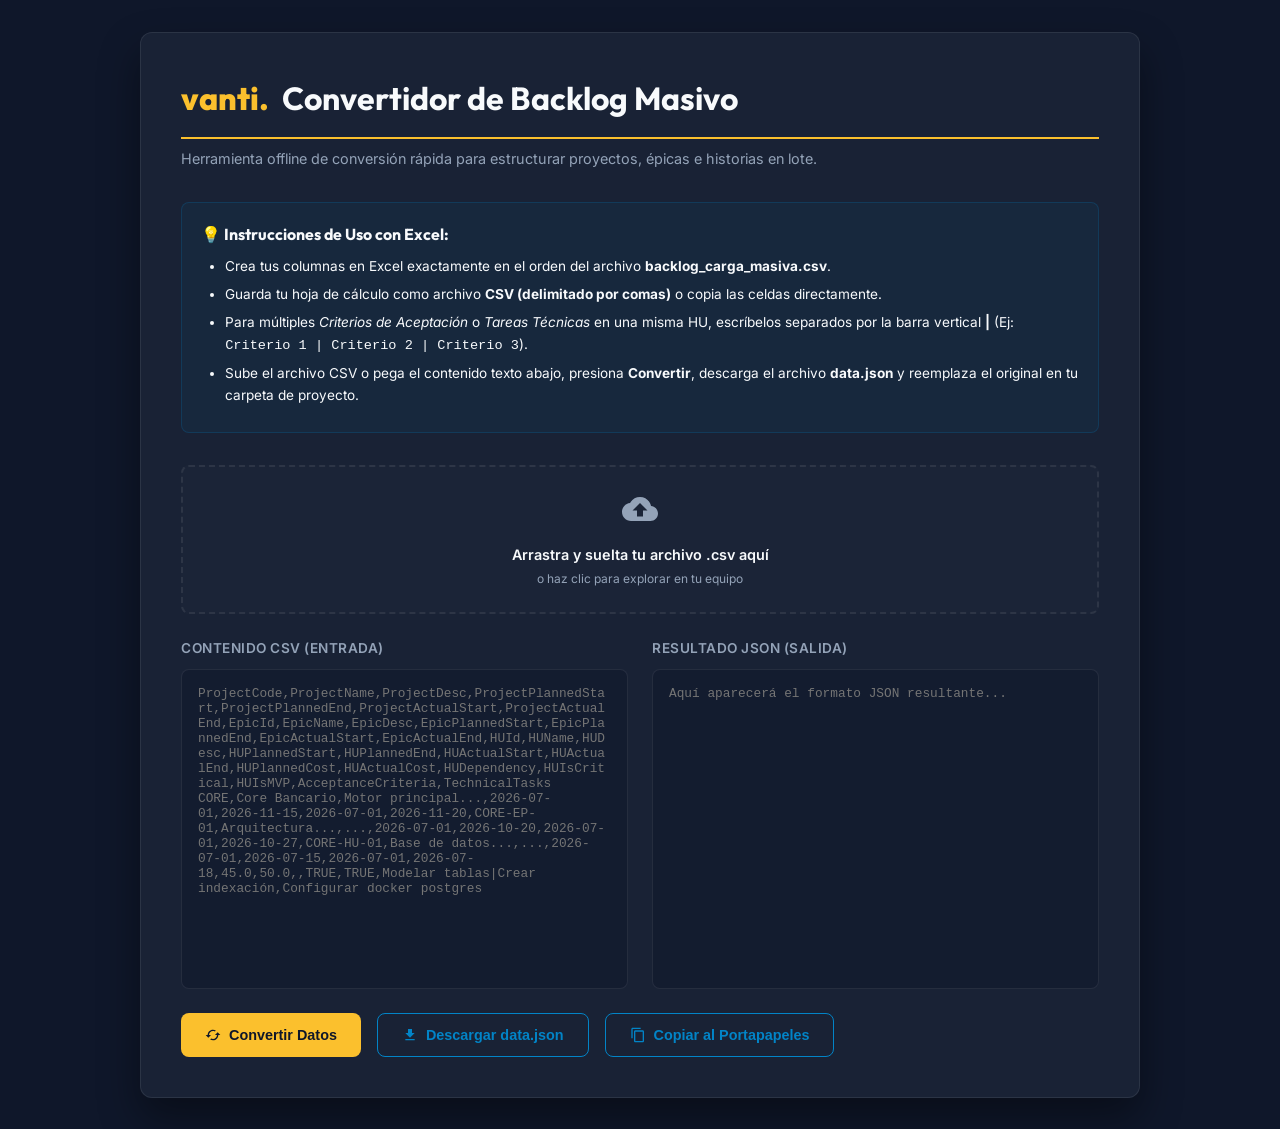
<file: convertidor_masivo.html>
<!DOCTYPE html>
<html lang="es">
<head>
    <meta charset="UTF-8">
    <meta name="viewport" content="width=device-width, initial-scale=1.0">
    <title>Vanti - Convertidor de Backlog Masivo (CSV -> JSON)</title>
    <!-- Google Fonts -->
    <link rel="preconnect" href="https://fonts.googleapis.com">
    <link rel="preconnect" href="https://fonts.gstatic.com" crossorigin>
    <link href="https://fonts.googleapis.com/css2?family=Inter:wght@300;400;500;600;700&family=Outfit:wght@400;500;600;700;800&display=swap" rel="stylesheet">
    <style>
        :root {
            --bg-primary: #0f172a;
            --bg-secondary: #1e293b;
            --bg-tertiary: #334155;
            --vanti-yellow: #fbc02d;
            --vanti-yellow-hover: #f9a825;
            --vanti-blue: #0284c7;
            --text-main: #f8fafc;
            --text-muted: #94a3b8;
            --color-success: #10b981;
            --color-danger: #ef4444;
            --border-radius: 12px;
            --glass-bg: rgba(30, 41, 59, 0.7);
            --glass-border: rgba(255, 255, 255, 0.08);
            --transition-speed: 0.3s;
        }

        * {
            margin: 0;
            padding: 0;
            box-sizing: border-box;
        }

        body {
            font-family: 'Inter', sans-serif;
            background-color: var(--bg-primary);
            color: var(--text-main);
            line-height: 1.6;
            padding: 2rem;
            display: flex;
            justify-content: center;
            align-items: center;
            min-height: 100vh;
        }

        .container {
            width: 100%;
            max-width: 1000px;
            background: var(--glass-bg);
            border: 1px solid var(--glass-border);
            border-radius: var(--border-radius);
            padding: 2.5rem;
            backdrop-filter: blur(12px);
            box-shadow: 0 20px 40px rgba(0,0,0,0.4);
        }

        h1, h2, h3 {
            font-family: 'Outfit', sans-serif;
            color: var(--text-main);
            margin-bottom: 0.5rem;
        }

        h1 {
            font-size: 2rem;
            border-bottom: 2px solid var(--vanti-yellow);
            padding-bottom: 0.8rem;
            display: flex;
            align-items: center;
            gap: 0.8rem;
        }

        .vanti-logo {
            font-weight: 800;
            color: var(--vanti-yellow);
        }

        .subtitle {
            color: var(--text-muted);
            font-size: 0.9rem;
            margin-bottom: 2rem;
        }

        .guide-box {
            background: rgba(2, 132, 199, 0.06);
            border: 1px solid rgba(2, 132, 199, 0.2);
            border-radius: 8px;
            padding: 1.2rem;
            margin-bottom: 2rem;
            font-size: 0.85rem;
        }

        .guide-box ul {
            margin-left: 1.5rem;
            margin-top: 0.5rem;
        }

        .guide-box li {
            margin-bottom: 0.4rem;
        }

        .grid-columns {
            display: grid;
            grid-template-columns: 1fr 1fr;
            gap: 1.5rem;
            margin-bottom: 1.5rem;
        }

        @media (max-width: 768px) {
            .grid-columns {
                grid-template-columns: 1fr;
            }
        }

        .col {
            display: flex;
            flex-direction: column;
            gap: 0.6rem;
        }

        label {
            font-weight: 600;
            font-size: 0.85rem;
            color: var(--text-muted);
            text-transform: uppercase;
            letter-spacing: 0.5px;
        }

        textarea {
            background: rgba(15, 23, 42, 0.5);
            border: 1px solid var(--glass-border);
            border-radius: 8px;
            color: var(--text-main);
            font-family: 'Courier New', Courier, monospace;
            font-size: 0.8rem;
            padding: 1rem;
            height: 320px;
            resize: none;
            outline: none;
            transition: border-color var(--transition-speed);
        }

        textarea:focus {
            border-color: var(--vanti-blue);
        }

        .file-drop-zone {
            border: 2px dashed var(--glass-border);
            border-radius: 8px;
            padding: 1.5rem;
            text-align: center;
            background: rgba(255,255,255,0.01);
            cursor: pointer;
            transition: all var(--transition-speed);
            margin-bottom: 1.5rem;
        }

        .file-drop-zone:hover, .file-drop-zone.dragover {
            border-color: var(--vanti-yellow);
            background: rgba(251, 192, 45, 0.03);
        }

        .btn-row {
            display: flex;
            gap: 1rem;
            flex-wrap: wrap;
            margin-top: 1rem;
        }

        .btn {
            background: var(--bg-tertiary);
            color: var(--text-main);
            border: none;
            padding: 0.8rem 1.5rem;
            border-radius: 8px;
            font-size: 0.9rem;
            font-weight: 600;
            cursor: pointer;
            display: flex;
            align-items: center;
            gap: 0.5rem;
            transition: all var(--transition-speed);
        }

        .btn-primary {
            background: var(--vanti-yellow);
            color: var(--bg-primary);
        }

        .btn-primary:hover {
            background: var(--vanti-yellow-hover);
        }

        .btn-outline {
            background: transparent;
            border: 1px solid var(--vanti-blue);
            color: var(--vanti-blue);
        }

        .btn-outline:hover {
            background: rgba(2, 132, 199, 0.08);
        }

        .btn:hover {
            transform: translateY(-1px);
        }

        .preview-box {
            background: rgba(16, 185, 129, 0.04);
            border: 1px solid rgba(16, 185, 129, 0.15);
            border-radius: 8px;
            padding: 1.2rem;
            margin-top: 1.5rem;
            display: none;
        }

        .preview-box.error {
            background: rgba(239, 68, 68, 0.04);
            border-color: rgba(239, 68, 68, 0.15);
        }

        .preview-title {
            font-weight: 700;
            font-size: 0.9rem;
            margin-bottom: 0.5rem;
            display: flex;
            align-items: center;
            gap: 0.5rem;
        }

        .success-text { color: var(--color-success); }
        .danger-text { color: var(--color-danger); }

        .stat-grid {
            display: grid;
            grid-template-columns: repeat(3, 1fr);
            gap: 1rem;
            margin-top: 0.8rem;
        }

        .stat-item {
            background: rgba(0,0,0,0.2);
            padding: 0.6rem;
            border-radius: 6px;
            text-align: center;
        }

        .stat-num {
            font-size: 1.2rem;
            font-weight: 700;
            color: var(--text-main);
        }

        .stat-label {
            font-size: 0.7rem;
            color: var(--text-muted);
            text-transform: uppercase;
        }
    </style>
</head>
<body>

<div class="container">
    <h1><span class="vanti-logo">vanti.</span> Convertidor de Backlog Masivo</h1>
    <div class="subtitle">Herramienta offline de conversión rápida para estructurar proyectos, épicas e historias en lote.</div>

    <div class="guide-box">
        <h3>💡 Instrucciones de Uso con Excel:</h3>
        <ul>
            <li>Crea tus columnas en Excel exactamente en el orden del archivo <strong>backlog_carga_masiva.csv</strong>.</li>
            <li>Guarda tu hoja de cálculo como archivo <strong>CSV (delimitado por comas)</strong> o copia las celdas directamente.</li>
            <li>Para múltiples <em>Criterios de Aceptación</em> o <em>Tareas Técnicas</em> en una misma HU, escríbelos separados por la barra vertical <strong>|</strong> (Ej: <code>Criterio 1 | Criterio 2 | Criterio 3</code>).</li>
            <li>Sube el archivo CSV o pega el contenido texto abajo, presiona <strong>Convertir</strong>, descarga el archivo <strong>data.json</strong> y reemplaza el original en tu carpeta de proyecto.</li>
        </ul>
    </div>

    <div class="file-drop-zone" id="drop-zone">
        <svg viewBox="0 0 24 24" width="36" height="36" fill="var(--text-muted)" style="margin-bottom: 0.5rem;"><path d="M19.35 10.04C18.67 6.59 15.64 4 12 4 9.11 4 6.6 5.64 5.35 8.04 2.34 8.36 0 10.91 0 14c0 3.31 2.69 6 6 6h13c2.76 0 5-2.24 5-5 0-2.64-2.05-4.78-4.65-4.96zM14 13v4h-4v-4H7l5-5 5 5h-3z"/></svg>
        <p style="font-weight: 600; font-size: 0.9rem;">Arrastra y suelta tu archivo .csv aquí</p>
        <p style="font-size: 0.75rem; color: var(--text-muted); margin-top: 0.2rem;">o haz clic para explorar en tu equipo</p>
        <input type="file" id="csv-file-input" accept=".csv" style="display: none;">
    </div>

    <div class="grid-columns">
        <div class="col">
            <label for="csv-input">Contenido CSV (Entrada)</label>
            <textarea id="csv-input" placeholder="ProjectCode,ProjectName,ProjectDesc,ProjectPlannedStart,ProjectPlannedEnd,ProjectActualStart,ProjectActualEnd,EpicId,EpicName,EpicDesc,EpicPlannedStart,EpicPlannedEnd,EpicActualStart,EpicActualEnd,HUId,HUName,HUDesc,HUPlannedStart,HUPlannedEnd,HUActualStart,HUActualEnd,HUPlannedCost,HUActualCost,HUDependency,HUIsCritical,HUIsMVP,AcceptanceCriteria,TechnicalTasks&#10;CORE,Core Bancario,Motor principal...,2026-07-01,2026-11-15,2026-07-01,2026-11-20,CORE-EP-01,Arquitectura...,...,2026-07-01,2026-10-20,2026-07-01,2026-10-27,CORE-HU-01,Base de datos...,...,2026-07-01,2026-07-15,2026-07-01,2026-07-18,45.0,50.0,,TRUE,TRUE,Modelar tablas|Crear indexación,Configurar docker postgres"></textarea>
        </div>
        <div class="col">
            <label for="json-output">Resultado JSON (Salida)</label>
            <textarea id="json-output" placeholder="Aquí aparecerá el formato JSON resultante..." readonly></textarea>
        </div>
    </div>

    <div class="btn-row">
        <button class="btn btn-primary" id="btn-convert">
            <svg viewBox="0 0 24 24" width="16" height="16" fill="currentColor"><path d="M19 8l-4 4h3c0 3.31-2.69 6-6 6-1.01 0-1.97-.25-2.8-.7l-1.46 1.46C8.97 19.54 10.43 20 12 20c4.42 0 8-3.58 8-8h3l-4-4zM6 12c0-3.31 2.69-6 6-6 1.01 0 1.97.25 2.8.7l1.46-1.46C15.03 4.46 13.57 4 12 4c-4.42 0-8 3.58-8 8H1l4 4 4-4H6z"/></svg>
            Convertir Datos
        </button>
        <button class="btn btn-outline" id="btn-download" disabled>
            <svg viewBox="0 0 24 24" width="16" height="16" fill="currentColor"><path d="M19 9h-4V3H9v6H5l7 7 7-7zM5 18v2h14v-2H5z"/></svg>
            Descargar data.json
        </button>
        <button class="btn btn-outline" id="btn-copy" disabled>
            <svg viewBox="0 0 24 24" width="16" height="16" fill="currentColor"><path d="M16 1H4c-1.1 0-2 .9-2 2v14h2V3h12V1zm3 4H8c-1.1 0-2 .9-2 2v14c0 1.1.9 2 2 2h11c1.1 0 2-.9 2-2V7c0-1.1-.9-2-2-2zm0 16H8V7h11v14z"/></svg>
            Copiar al Portapapeles
        </button>
    </div>

    <div class="preview-box" id="preview-panel">
        <div class="preview-title" id="preview-status">
            <!-- Dynamic Status -->
        </div>
        <div class="stat-grid" id="stat-grid">
            <div class="stat-item">
                <div class="stat-num" id="stat-projects">0</div>
                <div class="stat-label">Proyectos</div>
            </div>
            <div class="stat-item">
                <div class="stat-num" id="stat-epics">0</div>
                <div class="stat-label">Épicas</div>
            </div>
            <div class="stat-item">
                <div class="stat-num" id="stat-hus">0</div>
                <div class="stat-label">Historias (HUs)</div>
            </div>
        </div>
    </div>
</div>

<script>
    const dropZone = document.getElementById("drop-zone");
    const fileInput = document.getElementById("csv-file-input");
    const csvInput = document.getElementById("csv-input");
    const jsonOutput = document.getElementById("json-output");
    const btnConvert = document.getElementById("btn-convert");
    const btnDownload = document.getElementById("btn-download");
    const btnCopy = document.getElementById("btn-copy");
    const previewPanel = document.getElementById("preview-panel");
    const previewStatus = document.getElementById("preview-status");

    let lastResultJSON = null;

    // Drop zone handlers
    dropZone.addEventListener("click", () => fileInput.click());
    
    fileInput.addEventListener("change", (e) => {
        const file = e.target.files[0];
        if (file) loadFile(file);
    });

    dropZone.addEventListener("dragover", (e) => {
        e.preventDefault();
        dropZone.classList.add("dragover");
    });

    dropZone.addEventListener("dragleave", () => {
        dropZone.classList.remove("dragover");
    });

    dropZone.addEventListener("drop", (e) => {
        e.preventDefault();
        dropZone.classList.remove("dragover");
        const file = e.dataTransfer.files[0];
        if (file) loadFile(file);
    });

    function loadFile(file) {
        const reader = new FileReader();
        reader.onload = (e) => {
            csvInput.value = e.target.result;
            showStatus("success", `Archivo "${file.name}" cargado exitosamente. Haz clic en 'Convertir Datos'.`);
        };
        reader.readAsText(file, "UTF-8");
    }

    btnConvert.addEventListener("click", () => {
        const csvText = csvInput.value.trim();
        if (!csvText) {
            showStatus("error", "Error: El contenido CSV está vacío. Pega datos o arrastra un archivo.");
            return;
        }

        try {
            const data = convertCSVToJSON(csvText);
            if (!data || data.projects.length === 0) {
                throw new Error("No se detectaron cabeceras válidas de proyectos Agile. Valida el formato.");
            }

            lastResultJSON = JSON.stringify(data, null, 2);
            jsonOutput.value = lastResultJSON;

            // Stats
            document.getElementById("stat-projects").textContent = data.projects.length;
            document.getElementById("stat-epics").textContent = data.epics.length;
            document.getElementById("stat-hus").textContent = data.hus.length;

            showStatus("success", "¡Conversión realizada con éxito! Listo para descargar o copiar.");
            btnDownload.removeAttribute("disabled");
            btnCopy.removeAttribute("disabled");
            document.getElementById("stat-grid").style.display = "grid";
        } catch (e) {
            jsonOutput.value = "";
            showStatus("error", `Error de Conversión: ${e.message}`);
            btnDownload.setAttribute("disabled", "true");
            btnCopy.setAttribute("disabled", "true");
            document.getElementById("stat-grid").style.display = "none";
        }
    });

    btnCopy.addEventListener("click", () => {
        if (!lastResultJSON) return;
        navigator.clipboard.writeText(lastResultJSON).then(() => {
            alert("¡JSON copiado al portapapeles!");
        });
    });

    btnDownload.addEventListener("click", () => {
        if (!lastResultJSON) return;
        const blob = new Blob([lastResultJSON], { type: "application/json;charset=utf-8;" });
        const url = URL.createObjectURL(blob);
        const link = document.createElement("a");
        link.href = url;
        link.setAttribute("download", "data.json");
        document.body.appendChild(link);
        link.click();
        document.body.removeChild(link);
    });

    function showStatus(type, msg) {
        previewPanel.style.display = "block";
        if (type === "success") {
            previewPanel.classList.remove("error");
            previewStatus.innerHTML = `<span class="success-text">✔</span> ${msg}`;
        } else {
            previewPanel.classList.add("error");
            previewStatus.innerHTML = `<span class="danger-text">✘</span> ${msg}`;
        }
    }

    // Standard CSV Parser
    function parseCSV(text) {
        let lines = [];
        let row = [""];
        let inQuotes = false;
        for (let i = 0; i < text.length; i++) {
            let c = text[i];
            let next = text[i+1];
            if (c === '"') {
                if (inQuotes && next === '"') { row[row.length - 1] += '"'; i++; }
                else { inQuotes = !inQuotes; }
            } else if (c === ',' && !inQuotes) {
                row.push('');
            } else if ((c === '\r' || c === '\n') && !inQuotes) {
                if (c === '\r' && next === '\n') { i++; }
                lines.push(row);
                row = [''];
            } else {
                row[row.length - 1] += c;
            }
        }
        if (row.length > 1 || row[0] !== '') {
            lines.push(row);
        }
        return lines;
    }

    // CSV to Agile JSON Converter
    function convertCSVToJSON(csvText) {
        // Detect semicolon delimiter (commonly used by Excel in Spanish locale)
        const firstLine = csvText.split('\n')[0];
        const delimiter = firstLine.includes(';') ? ';' : ',';
        
        let rawLines = parseCSV(csvText.trim());
        if (rawLines.length < 2) return null;

        // If delimiter is semicolon, adjust lines
        if (delimiter === ';') {
            rawLines = rawLines.map(row => {
                if (row.length === 1) {
                    return row[0].split(';');
                }
                return row;
            });
        }

        const headers = rawLines[0].map(h => h.trim());
        
        let projects = {};
        let epics = {};
        let hus = [];
        
        for (let i = 1; i < rawLines.length; i++) {
            const row = rawLines[i];
            if (row.length < headers.length) continue;
            
            let record = {};
            headers.forEach((header, index) => {
                record[header] = (row[index] || '').trim();
            });
            
            const projCode = record['ProjectCode'];
            if (!projCode) continue;
            
            // 1. Project
            if (!projects[projCode]) {
                projects[projCode] = {
                    id: projCode,
                    name: record['ProjectName'] || projCode,
                    code: projCode,
                    desc: record['ProjectDesc'] || '',
                    plannedStartDate: record['ProjectPlannedStart'] || '2026-07-01',
                    plannedEndDate: record['ProjectPlannedEnd'] || '2026-12-31',
                    actualStartDate: record['ProjectActualStart'] || '2026-07-01',
                    actualEndDate: record['ProjectActualEnd'] || '2026-12-31'
                };
            }
            
            // 2. Epic
            const epicId = record['EpicId'];
            if (epicId && !epics[epicId]) {
                epics[epicId] = {
                    id: epicId,
                    projectId: projCode,
                    name: record['EpicName'] || epicId,
                    desc: record['EpicDesc'] || '',
                    plannedStartDate: record['EpicPlannedStart'] || '2026-07-01',
                    plannedEndDate: record['EpicPlannedEnd'] || '2026-12-31',
                    actualStartDate: record['EpicActualStart'] || '2026-07-01',
                    actualEndDate: record['EpicActualEnd'] || '2026-12-31'
                };
            }
            
            // 3. User Story (HU)
            const huId = record['HUId'];
            if (huId) {
                // ACs list
                let acList = [];
                const acRaw = record['AcceptanceCriteria'] || '';
                if (acRaw) {
                    const acItems = acRaw.split('|').map(item => item.trim()).filter(Boolean);
                    acItems.forEach((acText, idx) => {
                        acList.push({
                            id: `${huId}-AC-${String(idx + 1).padStart(2, '0')}`,
                            text: acText,
                            completed: false,
                            plannedStartDate: record['HUPlannedStart'] || '2026-07-01',
                            plannedEndDate: record['HUPlannedEnd'] || '2026-12-31'
                        });
                    });
                }
                
                // HTs list
                let htList = [];
                const htRaw = record['TechnicalTasks'] || '';
                if (htRaw) {
                    const htItems = htRaw.split('|').map(item => item.trim()).filter(Boolean);
                    htItems.forEach((htText, idx) => {
                        htList.push({
                            id: `${huId}-HT-${String(idx + 1).padStart(2, '0')}`,
                            text: htText,
                            completed: false,
                            plannedStartDate: record['HUPlannedStart'] || '2026-07-01',
                            plannedEndDate: record['HUPlannedEnd'] || '2026-12-31'
                        });
                    });
                }
                
                hus.push({
                    id: huId,
                    projectId: projCode,
                    epicId: epicId || "",
                    name: record['HUName'] || huId,
                    desc: record['HUDesc'] || '',
                    state: "To Do",
                    progress: 0,
                    plannedCost: parseFloat(record['HUPlannedCost']) || 0.0,
                    actualCost: parseFloat(record['HUActualCost']) || 0.0,
                    plannedStartDate: record['HUPlannedStart'] || '2026-07-01',
                    plannedEndDate: record['HUPlannedEnd'] || '2026-12-31',
                    actualStartDate: record['HUActualStart'] || '2026-07-01',
                    actualEndDate: record['HUActualEnd'] || '2026-12-31',
                    dependency: record['HUDependency'] || '',
                    isCritical: (record['HUIsCritical'] || '').toUpperCase() === 'TRUE',
                    isMVP: (record['HUIsMVP'] || '').toUpperCase() === 'TRUE',
                    acceptanceCriteria: acList,
                    technicalTasks: htList
                });
            }
        }
        
        return {
            projects: Object.values(projects),
            epics: Object.values(epics),
            hus: hus
        };
    }
</script>
</body>
</html>
</file>
